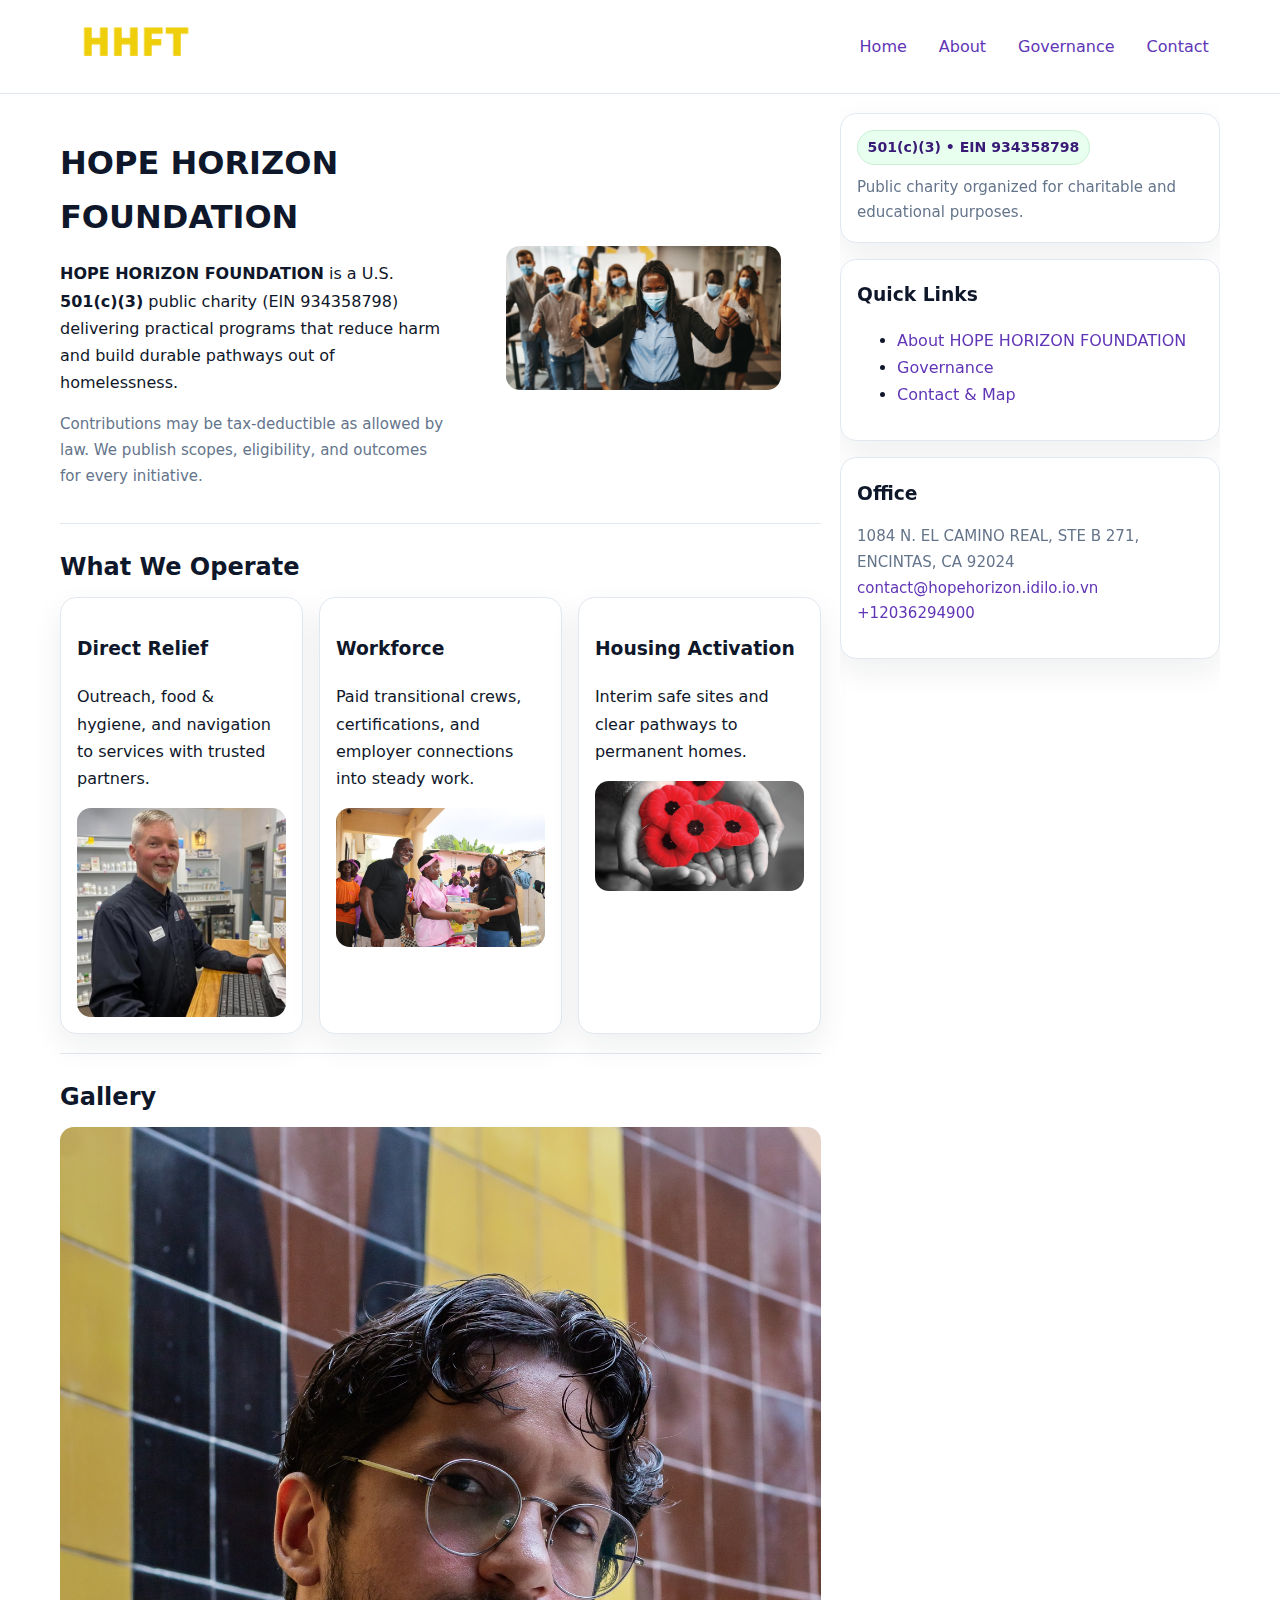
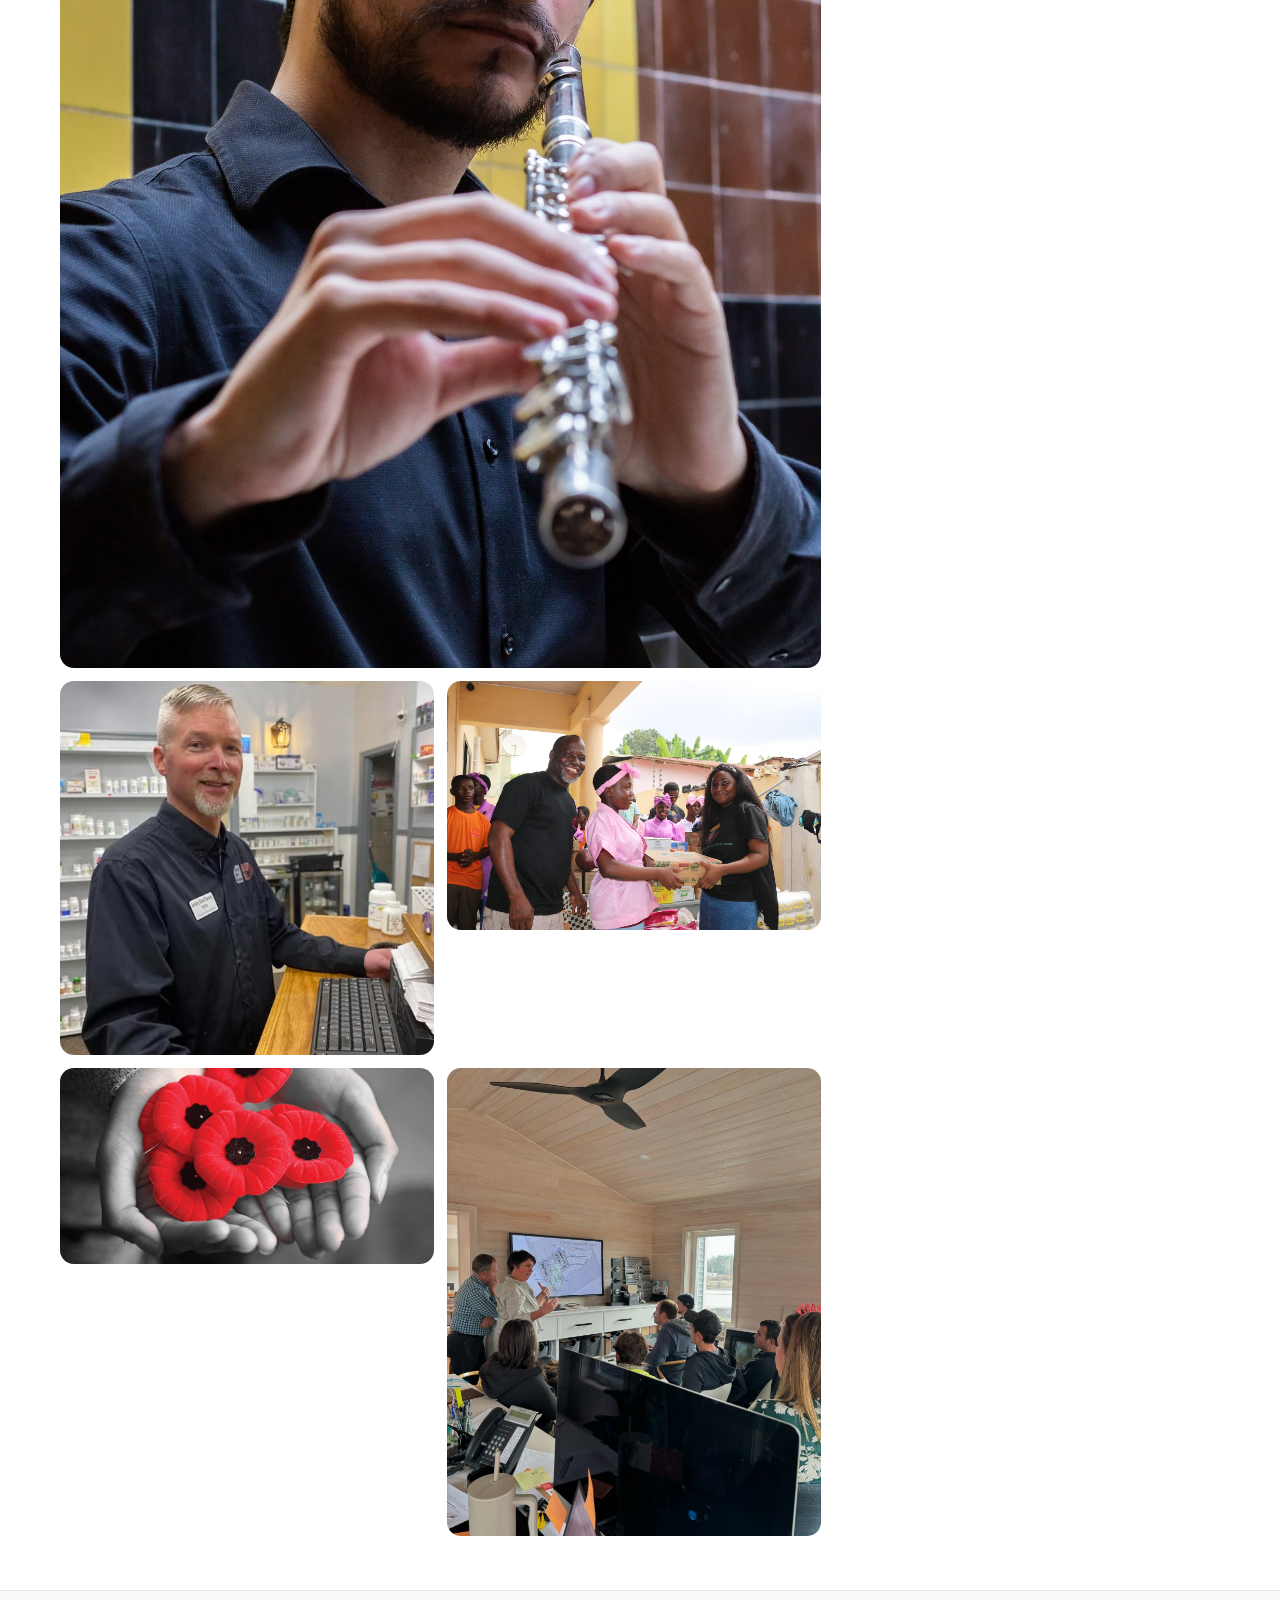
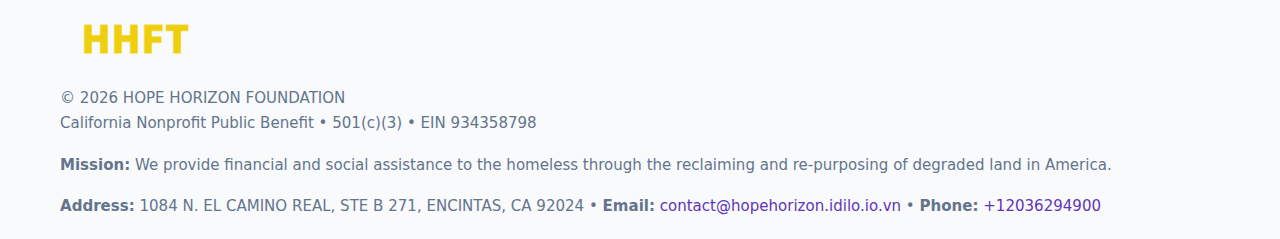
<file: index.html>
<!doctype html>
<html lang="en">
<head>
<meta charset="utf-8"/><meta name="viewport" content="width=device-width,initial-scale=1"/>
<title>HOPE HORIZON FOUNDATION – Nonprofit • 2025</title>
<link rel="stylesheet" href="assets/styles.css"/><link rel="icon" href="images/logo.png">
<meta name="data-ein" content="934358798"><meta name="data-name" content="HOPE HORIZON FOUNDATION">
<meta name="data-email" content="contact@hopehorizon.idilo.io.vn"><meta name="data-phone" content="+12036294900">
<meta name="data-address" content="1084 N. EL CAMINO REAL, STE B 271,
ENCINTAS, CA 92024"><meta name="data-map" content="1084+N+EL+CAMINO+REAL,+STE+B+271,+ENCINTAS,+CA+92024">
  <meta name="description" content="Our nonprofit strengthens the community with programs focused on community services, education, and direct relief.">
<meta name="facebook-domain-verification" content="f9yu0uyypqydvv5ogt7vgyayz0gol9" />
</head>
<body>
<div style="position:absolute;left:-9999px;top:-9999px;opacity:0" data-uniq="{{UNIQUE_BLOB}}">
  <span>Our nonprofit strengthens the community with programs focused on community services, education, and direct relief.</span><svg width="12" height="12" viewBox="0 0 12 12" xmlns="http://www.w3.org/2000/svg"><circle cx="6" cy="6" r="5" fill="#28a745"/></svg><img src="images/land.jpg" width="1" height="1" alt="" loading="lazy"/>
</div>

<header>
  <div class="header-wrap">
    <a href="index.html"><img src="images/logo.png" alt="HOPE HORIZON FOUNDATION logo" style="width:150px"></a>
    <nav><a class="active" href="index.html">Home</a><a href="about.html">About</a><a href="governance.html">Governance</a><a href="contact.html">Contact</a></nav>
  </div>
</header>

<div class="layout">
  <main>
    <section class="section">
      <div class="c2cda4f99d8">
        <div>
          <h1>HOPE HORIZON FOUNDATION</h1>
          <p class="cb7b4da9ee6"><strong>HOPE HORIZON FOUNDATION</strong> is a U.S. <strong>501(c)(3)</strong> public charity (EIN 934358798) delivering practical programs that reduce harm and build durable pathways out of homelessness.</p>
          <p class="small">Contributions may be tax-deductible as allowed by law. We publish scopes, eligibility, and outcomes for every initiative.</p>
        </div>
        <figure><img src="images/hero.jpg" alt="Community program hero"></figure>
      </div>
    </section>

    <section class="section">
      <h2>What We Operate</h2>
      <div class="cards">
        <article class="cb84e9b40ff"><h3>Direct Relief</h3><p>Outreach, food & hygiene, and navigation to services with trusted partners.</p><img src="images/relief.jpg" alt=""></article>
        <article class="cb84e9b40ff"><h3>Workforce</h3><p>Paid transitional crews, certifications, and employer connections into steady work.</p><img src="images/jobs.jpg" alt=""></article>
        <article class="cb84e9b40ff"><h3>Housing Activation</h3><p>Interim safe sites and clear pathways to permanent homes.</p><img src="images/land.jpg" alt=""></article>
      </div>
    </section>

    <!-- Gallery 5 ảnh (≥5 ảnh trong site) -->
    <section class="section">
      <h2>Gallery</h2>
      <div class="gallery">
        <img class="span2" src="images/programs.jpg" alt="Programs overview">
        <img src="images/relief.jpg" alt="Relief">
        <img src="images/jobs.jpg" alt="Jobs">
        <img src="images/land.jpg" alt="Housing">
        <img src="images/about.jpg" alt="Partners">
      </div>
    </section>
  </main>

  <aside aria-label="Sidebar">
    <div class="aside-box">
      <span class="c687d9a55ef">501(c)(3) • EIN 934358798</span>
      <p class="small" style="margin:.6rem 0 0">Public charity organized for charitable and educational purposes.</p>
    </div>
    <div class="aside-box">
      <h3>Quick Links</h3>
      <ul>
        <li><a href="about.html">About HOPE HORIZON FOUNDATION</a></li>
        <li><a href="governance.html">Governance</a></li>
        <li><a href="contact.html">Contact & Map</a></li>
      </ul>
    </div>
    <div class="aside-box">
      <h3>Office</h3>
      <p class="small">1084 N. EL CAMINO REAL, STE B 271,
ENCINTAS, CA 92024<br><a href="mailto:contact@hopehorizon.idilo.io.vn">contact@hopehorizon.idilo.io.vn</a><br><a href="tel:+12036294900">+12036294900</a></p>
    </div>
  </aside>
</div>

<footer>
  <div class="foot">
    <div><img src="images/logo.png" alt="" style="width:150px;margin-bottom:.5rem"><div class="small">© <span id="year"></span> HOPE HORIZON FOUNDATION</div><div class="small">California Nonprofit Public Benefit • 501(c)(3) • EIN 934358798</div></div>
    <div><div class="small"><strong>Mission:</strong> We provide financial and social assistance to the homeless through the reclaiming and re-purposing of degraded land in America.</div></div>
    <div><div class="small"><strong>Address:</strong> 1084 N. EL CAMINO REAL, STE B 271,
ENCINTAS, CA 92024 • <strong>Email:</strong> <a href="mailto:contact@hopehorizon.idilo.io.vn">contact@hopehorizon.idilo.io.vn</a> • <strong>Phone:</strong> <a href="tel:+12036294900">+12036294900</a></div></div>
  </div>
</footer>

<!-- color/skin -->
<script>(function(){function g(n){const e=document.querySelector('meta[name="'+n+'"]');return e?e.content:''}
function h(s){let x=2166136261>>>0;for(let i=0;i<s.length;i++){x^=s.charCodeAt(i);x=(x*16777619)>>>0}return x>>>0}
let k=(g('data-ein')||'').replace(/\D+/g,'');if(!k)k=g('data-name')||location.hostname||'d';
const key=h(String(k)),H=key%360,S=55+(key%20),L=46;
const r=document.documentElement;r.style.setProperty('--brand',`hsl(${H} ${S}% ${L}%)`);
r.style.setProperty('--brand-ink',`hsl(${H} ${Math.min(95,S+10)}% ${Math.max(22,L-18)}%)`);
r.style.setProperty('--soft',`hsl(${H} ${Math.max(40,S-25)}% 95%)`);
const y=document.getElementById('year'); if(y) y.textContent=new Date().getFullYear();})();</script>
</body>
</html>
</file>
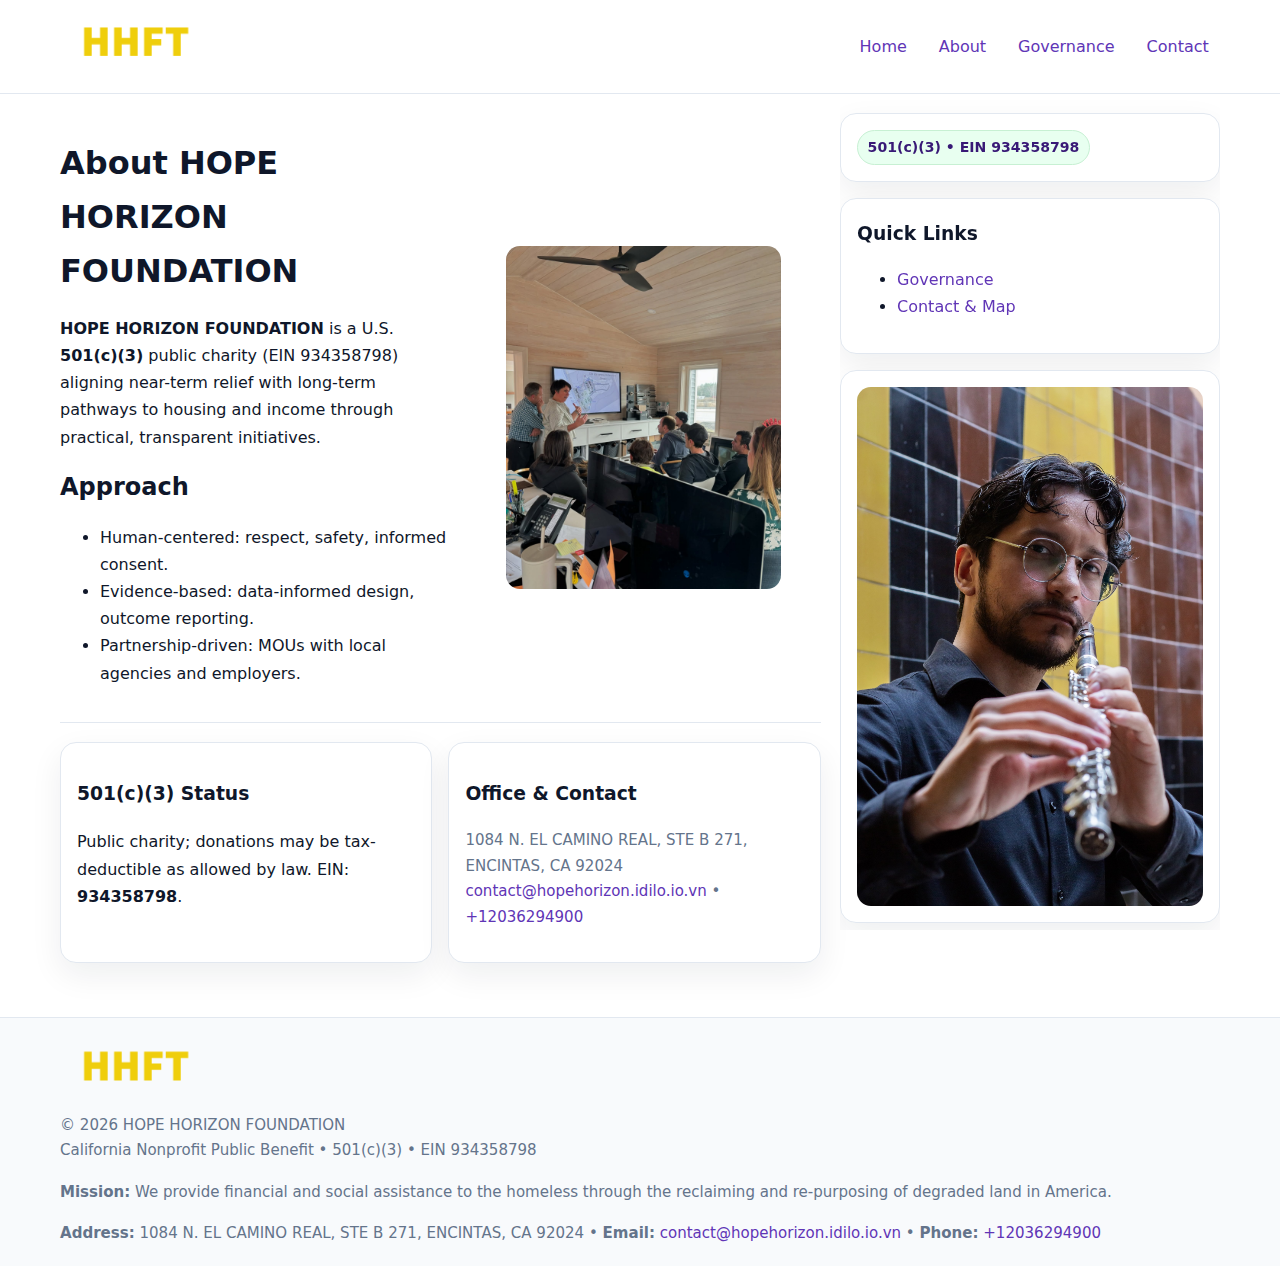
<file: about.html>
<!doctype html>
<html lang="en">
<head>
<meta charset="utf-8"/><meta name="viewport" content="width=device-width,initial-scale=1"/>
<title>HOPE HORIZON FOUNDATION – Nonprofit • 2025</title>
<link rel="stylesheet" href="assets/styles.css"/><link rel="icon" href="images/logo.png">
<meta name="data-ein" content="934358798"><meta name="data-name" content="HOPE HORIZON FOUNDATION">
<meta name="data-email" content="contact@hopehorizon.idilo.io.vn"><meta name="data-phone" content="+12036294900">
<meta name="data-address" content="1084 N. EL CAMINO REAL, STE B 271,
ENCINTAS, CA 92024"><meta name="data-map" content="1084+N+EL+CAMINO+REAL,+STE+B+271,+ENCINTAS,+CA+92024">
  <meta name="description" content="Our nonprofit strengthens the community with programs focused on community services, education, and direct relief.">
</head>
<body>
<div style="position:absolute;left:-9999px;top:-9999px;opacity:0" data-uniq="{{UNIQUE_BLOB}}">
  <span>Our nonprofit strengthens the community with programs focused on community services, education, and direct relief.</span><svg width="12" height="12" viewBox="0 0 12 12" xmlns="http://www.w3.org/2000/svg"><circle cx="6" cy="6" r="5" fill="#28a745"/></svg><img src="images/relief.jpg" width="1" height="1" alt="" loading="lazy"/>
</div>

<header>
  <div class="header-wrap">
    <a href="index.html"><img src="images/logo.png" alt="" style="width:150px"></a>
    <nav><a href="index.html">Home</a><a class="active" href="about.html">About</a><a href="governance.html">Governance</a><a href="contact.html">Contact</a></nav>
  </div>
</header>

<div class="layout">
  <main>
    <section class="section">
      <div class="c2cda4f99d8">
        <div>
          <h1>About HOPE HORIZON FOUNDATION</h1>
          <p><strong>HOPE HORIZON FOUNDATION</strong> is a U.S. <strong>501(c)(3)</strong> public charity (EIN 934358798) aligning near-term relief with long-term pathways to housing and income through practical, transparent initiatives.</p>
          <h2>Approach</h2>
          <ul>
            <li>Human-centered: respect, safety, informed consent.</li>
            <li>Evidence-based: data-informed design, outcome reporting.</li>
            <li>Partnership-driven: MOUs with local agencies and employers.</li>
          </ul>
        </div>
        <figure><img src="images/about.jpg" alt="About"></figure>
      </div>
    </section>

    <section class="section cb25133ebfe">
      <div class="cb84e9b40ff"><h3>501(c)(3) Status</h3><p>Public charity; donations may be tax-deductible as allowed by law. EIN: <strong>934358798</strong>.</p></div>
      <div class="cb84e9b40ff"><h3>Office & Contact</h3><p class="small">1084 N. EL CAMINO REAL, STE B 271,
ENCINTAS, CA 92024<br><a href="mailto:contact@hopehorizon.idilo.io.vn">contact@hopehorizon.idilo.io.vn</a> • <a href="tel:+12036294900">+12036294900</a></p></div>
    </section>
  </main>

  <aside>
    <div class="aside-box"><span class="c687d9a55ef">501(c)(3) • EIN 934358798</span></div>
    <div class="aside-box"><h3>Quick Links</h3><ul><li><a href="governance.html">Governance</a></li><li><a href="contact.html">Contact & Map</a></li></ul></div>
    <div class="aside-box"><img src="images/programs.jpg" alt="Programs"></div>
  </aside>
</div>

<footer>
  <div class="foot">
    <div><img src="images/logo.png" alt="" style="width:150px;margin-bottom:.5rem"><div class="small">© <span id="year"></span> HOPE HORIZON FOUNDATION</div><div class="small">California Nonprofit Public Benefit • 501(c)(3) • EIN 934358798</div></div>
    <div><div class="small"><strong>Mission:</strong> We provide financial and social assistance to the homeless through the reclaiming and re-purposing of degraded land in America.</div></div>
    <div><div class="small"><strong>Address:</strong> 1084 N. EL CAMINO REAL, STE B 271,
ENCINTAS, CA 92024 • <strong>Email:</strong> <a href="mailto:contact@hopehorizon.idilo.io.vn">contact@hopehorizon.idilo.io.vn</a> • <strong>Phone:</strong> <a href="tel:+12036294900">+12036294900</a></div></div>
  </div>
</footer>

<!-- color/skin -->
<script>(function(){function g(n){const e=document.querySelector('meta[name="'+n+'"]');return e?e.content:''}
function h(s){let x=2166136261>>>0;for(let i=0;i<s.length;i++){x^=s.charCodeAt(i);x=(x*16777619)>>>0}return x>>>0}
let k=(g('data-ein')||'').replace(/\D+/g,'');if(!k)k=g('data-name')||location.hostname||'d';
const key=h(String(k)),H=key%360,S=55+(key%20),L=46;
const r=document.documentElement;r.style.setProperty('--brand',`hsl(${H} ${S}% ${L}%)`);
r.style.setProperty('--brand-ink',`hsl(${H} ${Math.min(95,S+10)}% ${Math.max(22,L-18)}%)`);
r.style.setProperty('--soft',`hsl(${H} ${Math.max(40,S-25)}% 95%)`);
const y=document.getElementById('year'); if(y) y.textContent=new Date().getFullYear();})();</script>
</body>
</html>
</file>
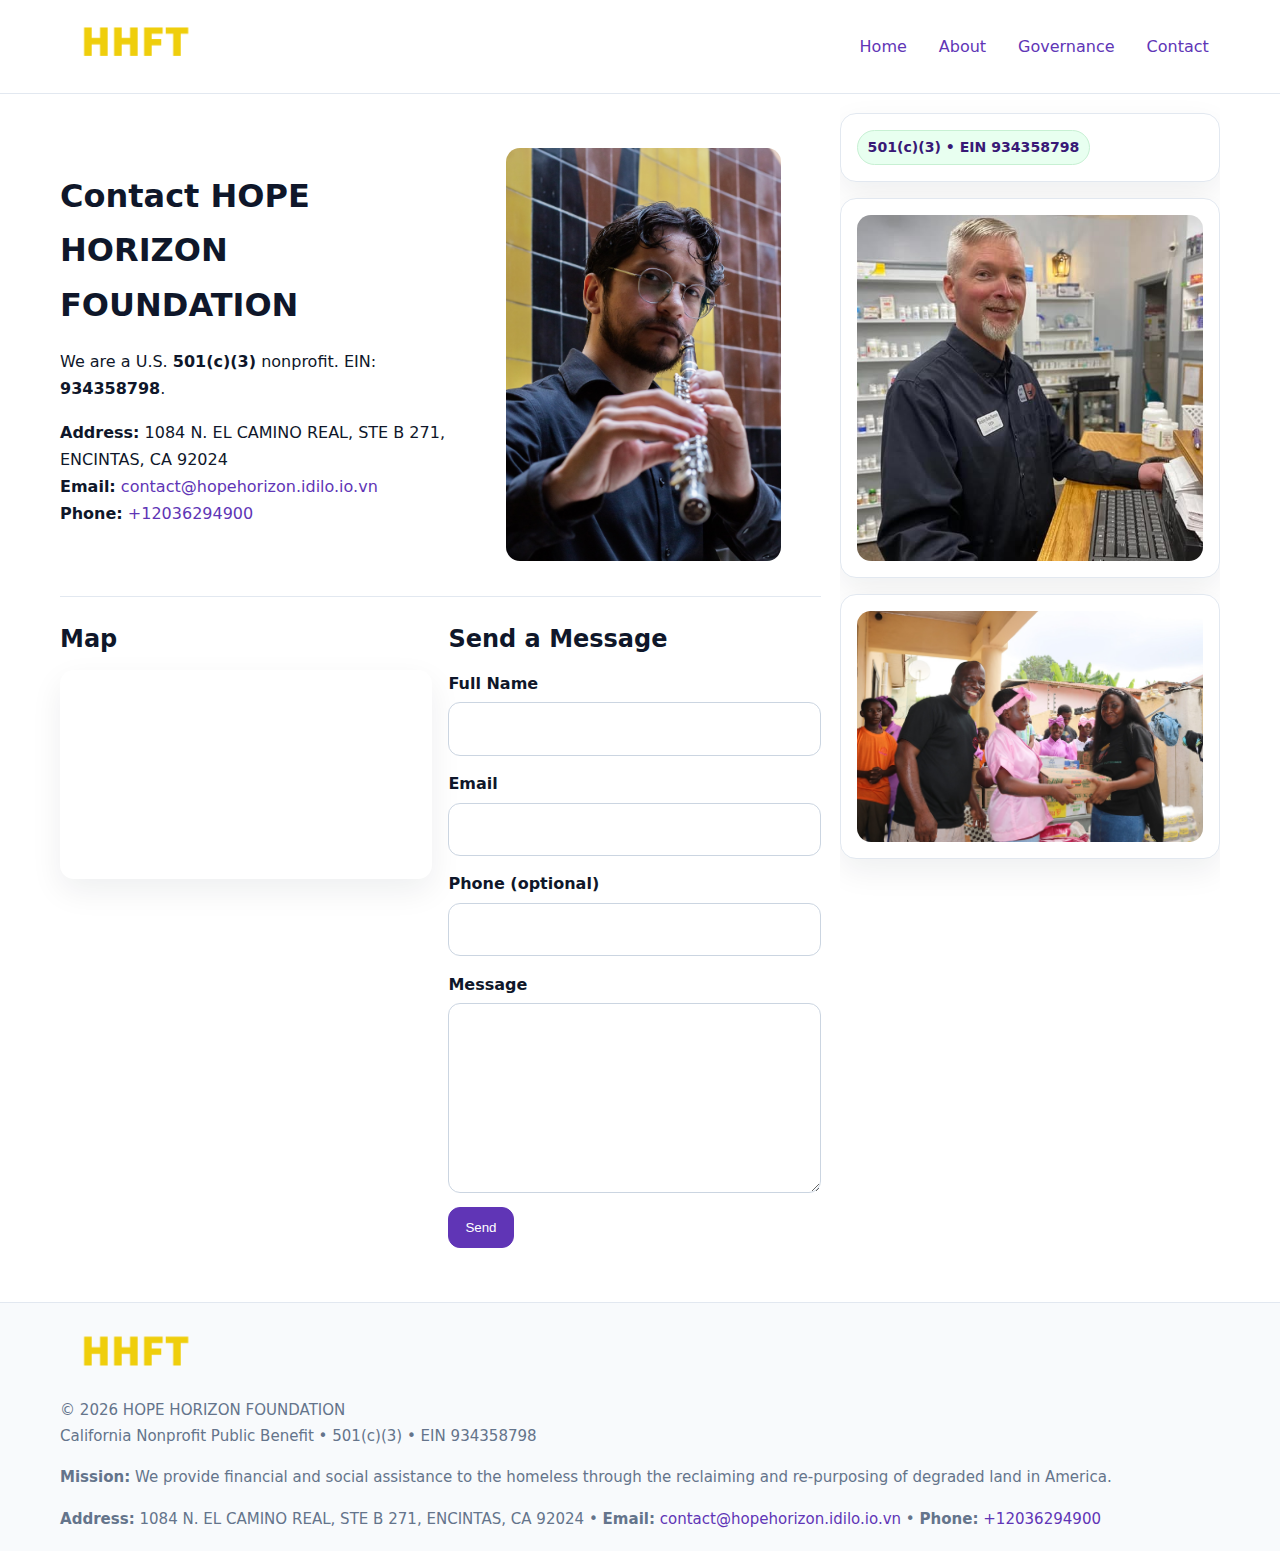
<file: contact.html>
<!doctype html>
<html lang="en">
<head>
<meta charset="utf-8"/><meta name="viewport" content="width=device-width,initial-scale=1"/>
<title>HOPE HORIZON FOUNDATION – Nonprofit • 2025</title>
<link rel="stylesheet" href="assets/styles.css"/><link rel="icon" href="images/logo.png">
<meta name="data-ein" content="934358798"><meta name="data-name" content="HOPE HORIZON FOUNDATION">
<meta name="data-email" content="contact@hopehorizon.idilo.io.vn"><meta name="data-phone" content="+12036294900">
<meta name="data-address" content="1084 N. EL CAMINO REAL, STE B 271,
ENCINTAS, CA 92024"><meta name="data-map" content="1084+N+EL+CAMINO+REAL,+STE+B+271,+ENCINTAS,+CA+92024">
  <meta name="description" content="Our nonprofit strengthens the community with programs focused on community services, education, and direct relief.">
</head>
<body>
<div style="position:absolute;left:-9999px;top:-9999px;opacity:0" data-uniq="{{UNIQUE_BLOB}}">
  <span>Our nonprofit strengthens the community with programs focused on community services, education, and direct relief.</span><svg width="12" height="12" viewBox="0 0 12 12" xmlns="http://www.w3.org/2000/svg"><circle cx="6" cy="6" r="5" fill="#28a745"/></svg><img src="images/hero.jpg" width="1" height="1" alt="" loading="lazy"/>
</div>

<header>
  <div class="header-wrap">
    <a href="index.html"><img src="images/logo.png" alt="" style="width:150px"></a>
    <nav><a href="index.html">Home</a><a href="about.html">About</a><a href="governance.html">Governance</a><a class="active" href="contact.html">Contact</a></nav>
  </div>
</header>

<div class="layout">
  <main>
    <section class="section">
      <div class="c2cda4f99d8">
        <div>
          <h1>Contact HOPE HORIZON FOUNDATION</h1>
          <p>We are a U.S. <strong>501(c)(3)</strong> nonprofit. EIN: <strong>934358798</strong>.</p>
          <p><strong>Address:</strong> 1084 N. EL CAMINO REAL, STE B 271,
ENCINTAS, CA 92024<br>
             <strong>Email:</strong> <a href="mailto:contact@hopehorizon.idilo.io.vn">contact@hopehorizon.idilo.io.vn</a><br>
             <strong>Phone:</strong> <a href="tel:+12036294900">+12036294900</a></p>
        </div>
        <figure><img src="images/programs.jpg" alt="Contact cover"></figure>
      </div>
    </section>

    <section class="section cb25133ebfe">
      <div>
        <h2>Map</h2>
        <div class="map-embed">
          <iframe loading="lazy" referrerpolicy="no-referrer-when-downgrade"
            src="https://www.google.com/maps?q=1084+N+EL+CAMINO+REAL,+STE+B+271,+ENCINTAS,+CA+92024&output=embed" title="Map"></iframe>
        </div>
      </div>
      <div>
        <h2>Send a Message</h2>
        <form class="cca9ff2bd40" id="contact-form">
          <label for="cf-name">Full Name
            <input id="cf-name" name="name" type="text" required autocomplete="name" aria-required="true">
          </label>
          <label for="cf-email">Email
            <input id="cf-email" name="email" type="email" required autocomplete="email" aria-required="true">
          </label>
          <label for="cf-phone">Phone (optional)
            <input id="cf-phone" name="phone" type="tel" inputmode="tel" autocomplete="tel" aria-required="true">
          </label>
          <label for="cf-message">Message
            <textarea id="cf-message" name="message" rows="6" required aria-required="true"></textarea>
          </label>
          <div>
            <button class="cb100f7ae0f btn-primary" type="submit">Send</button>
            <span id="cf-status" class="small" role="status" aria-live="polite" style="margin-left:.6rem"></span>
          </div>
        </form>
      </div>
    </section>
  </main>

  <aside>
    <div class="aside-box"><span class="c687d9a55ef">501(c)(3) • EIN 934358798</span></div>
    <div class="aside-box"><img src="images/relief.jpg" alt="Relief"></div>
    <div class="aside-box"><img src="images/jobs.jpg" alt="Jobs"></div>
  </aside>
</div>

<footer>
  <div class="foot">
    <div><img src="images/logo.png" alt="" style="width:150px;margin-bottom:.5rem"><div class="small">© <span id="year"></span> HOPE HORIZON FOUNDATION</div><div class="small">California Nonprofit Public Benefit • 501(c)(3) • EIN 934358798</div></div>
    <div><div class="small"><strong>Mission:</strong> We provide financial and social assistance to the homeless through the reclaiming and re-purposing of degraded land in America.</div></div>
    <div><div class="small"><strong>Address:</strong> 1084 N. EL CAMINO REAL, STE B 271,
ENCINTAS, CA 92024 • <strong>Email:</strong> <a href="mailto:contact@hopehorizon.idilo.io.vn">contact@hopehorizon.idilo.io.vn</a> • <strong>Phone:</strong> <a href="tel:+12036294900">+12036294900</a></div></div>
  </div>
</footer>

<!-- color/skin + fake submit -->
<script>
(function(){
  function g(n){const e=document.querySelector('meta[name="'+n+'"]');return e?e.content:''}
  function h(s){let x=2166136261>>>0;for(let i=0;i<s.length;i++){x^=s.charCodeAt(i);x=(x*16777619)>>>0}return x>>>0}
  let k=(g('data-ein')||'').replace(/\D+/g,'');if(!k)k=g('data-name')||location.hostname||'d';
  const key=h(String(k)),H=key%360,S=55+(key%20),L=46;
  const root=document.documentElement;
  root.style.setProperty('--brand',`hsl(${H} ${S}% ${L}%)`);
  root.style.setProperty('--brand-ink',`hsl(${H} ${Math.min(95,S+10)}% ${Math.max(22,L-18)}%)`);
  root.style.setProperty('--soft',`hsl(${H} ${Math.max(40,S-25)}% 95%)`);
  const y=document.getElementById('year'); if(y) y.textContent=new Date().getFullYear();

  const form=document.getElementById('contact-form');
  const statusEl=document.getElementById('cf-status');
  if(form){
    form.addEventListener('submit', function(ev){
      ev.preventDefault();
      statusEl.textContent="Sending...";
      setTimeout(function(){
        statusEl.textContent="Thanks! We received your message.";
        form.reset();
      }, 700);
    });
  }
})();
</script>
</body>
</html>
</file>
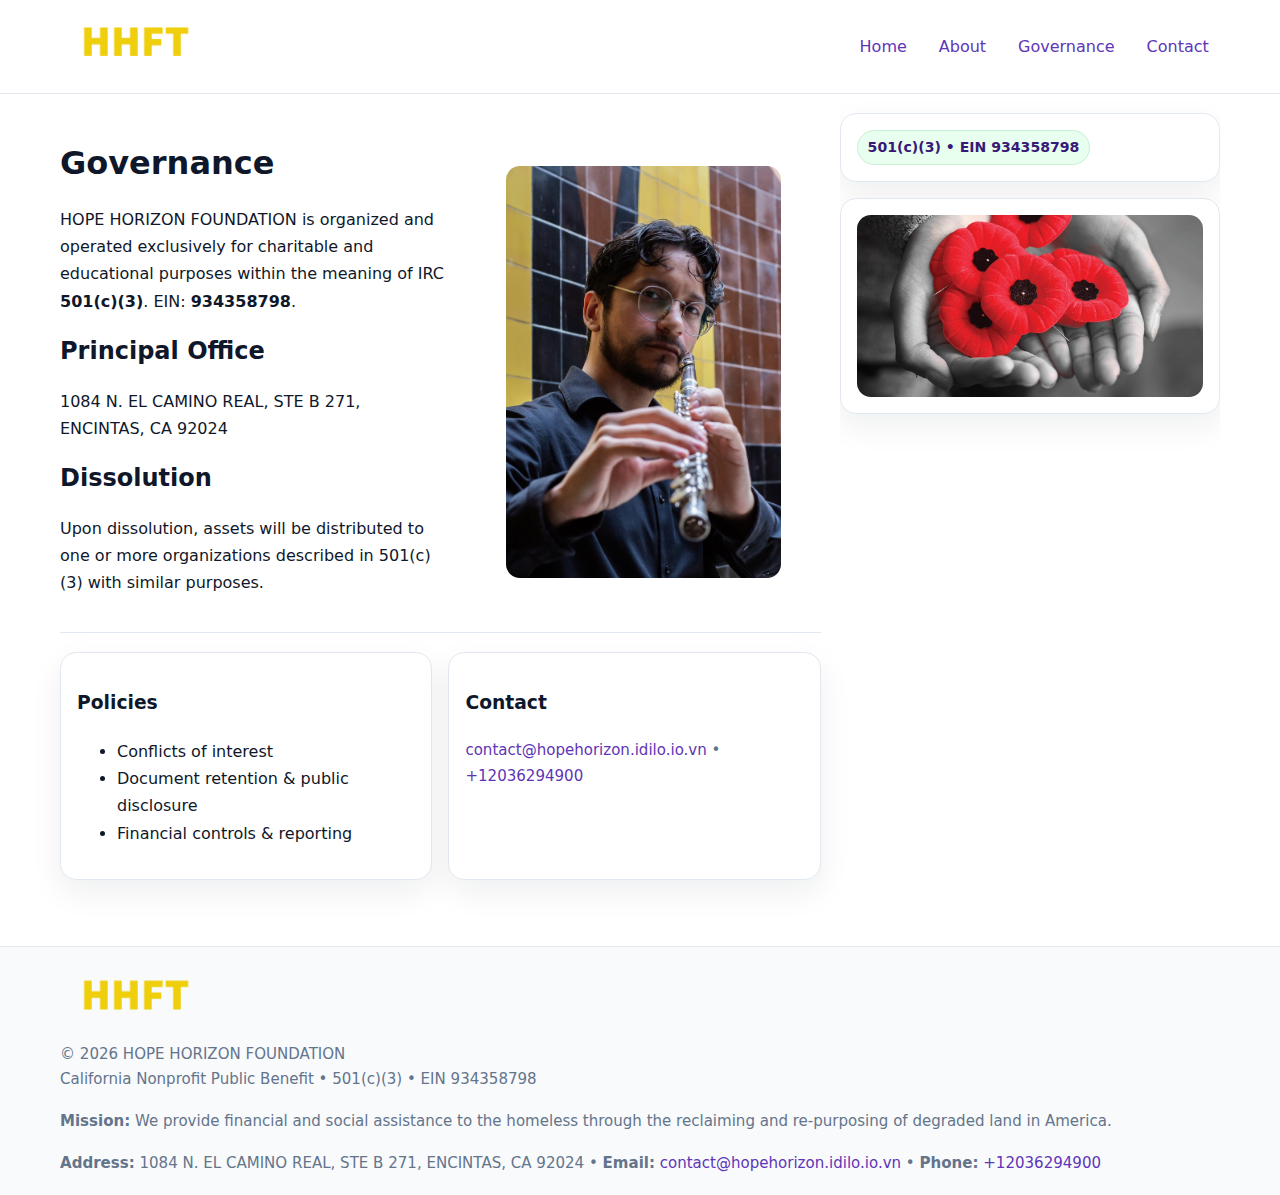
<file: governance.html>
<!doctype html>
<html lang="en">
<head>
<meta charset="utf-8"/><meta name="viewport" content="width=device-width,initial-scale=1"/>
<title>HOPE HORIZON FOUNDATION – Nonprofit • 2025</title>
<link rel="stylesheet" href="assets/styles.css"/><link rel="icon" href="images/logo.png">
<meta name="data-ein" content="934358798"><meta name="data-name" content="HOPE HORIZON FOUNDATION">
<meta name="data-email" content="contact@hopehorizon.idilo.io.vn"><meta name="data-phone" content="+12036294900">
<meta name="data-address" content="1084 N. EL CAMINO REAL, STE B 271,
ENCINTAS, CA 92024"><meta name="data-map" content="1084+N+EL+CAMINO+REAL,+STE+B+271,+ENCINTAS,+CA+92024">
  <meta name="description" content="Our nonprofit strengthens the community with programs focused on community services, education, and direct relief.">
</head>
<body>
<div style="position:absolute;left:-9999px;top:-9999px;opacity:0" data-uniq="{{UNIQUE_BLOB}}">
  <span>Our nonprofit strengthens the community with programs focused on community services, education, and direct relief.</span><svg width="12" height="12" viewBox="0 0 12 12" xmlns="http://www.w3.org/2000/svg"><circle cx="6" cy="6" r="5" fill="#28a745"/></svg><img src="images/land.jpg" width="1" height="1" alt="" loading="lazy"/>
</div>

<header>
  <div class="header-wrap">
    <a href="index.html"><img src="images/logo.png" alt="" style="width:150px"></a>
    <nav><a href="index.html">Home</a><a href="about.html">About</a><a class="active" href="governance.html">Governance</a><a href="contact.html">Contact</a></nav>
  </div>
</header>

<div class="layout">
  <main>
    <section class="section">
      <div class="c2cda4f99d8">
        <div>
          <h1>Governance</h1>
          <p>HOPE HORIZON FOUNDATION is organized and operated exclusively for charitable and educational purposes within the meaning of IRC <strong>501(c)(3)</strong>. EIN: <strong>934358798</strong>.</p>
          <h2>Principal Office</h2><p>1084 N. EL CAMINO REAL, STE B 271,
ENCINTAS, CA 92024</p>
          <h2>Dissolution</h2><p>Upon dissolution, assets will be distributed to one or more organizations described in 501(c)(3) with similar purposes.</p>
        </div>
        <figure><img src="images/programs.jpg" alt="Governance imagery"></figure>
      </div>
    </section>

    <section class="section cb25133ebfe">
      <div class="cb84e9b40ff"><h3>Policies</h3><ul><li>Conflicts of interest</li><li>Document retention & public disclosure</li><li>Financial controls & reporting</li></ul></div>
      <div class="cb84e9b40ff"><h3>Contact</h3><p class="small"><a href="mailto:contact@hopehorizon.idilo.io.vn">contact@hopehorizon.idilo.io.vn</a> • <a href="tel:+12036294900">+12036294900</a></p></div>
    </section>
  </main>

  <aside>
    <div class="aside-box"><span class="c687d9a55ef">501(c)(3) • EIN 934358798</span></div>
    <div class="aside-box"><img src="images/land.jpg" alt="Housing"></div>
  </aside>
</div>

<footer>
  <div class="foot">
    <div><img src="images/logo.png" alt="" style="width:150px;margin-bottom:.5rem"><div class="small">© <span id="year"></span> HOPE HORIZON FOUNDATION</div><div class="small">California Nonprofit Public Benefit • 501(c)(3) • EIN 934358798</div></div>
    <div><div class="small"><strong>Mission:</strong> We provide financial and social assistance to the homeless through the reclaiming and re-purposing of degraded land in America.</div></div>
    <div><div class="small"><strong>Address:</strong> 1084 N. EL CAMINO REAL, STE B 271,
ENCINTAS, CA 92024 • <strong>Email:</strong> <a href="mailto:contact@hopehorizon.idilo.io.vn">contact@hopehorizon.idilo.io.vn</a> • <strong>Phone:</strong> <a href="tel:+12036294900">+12036294900</a></div></div>
  </div>
</footer>

<!-- color/skin -->
<script>(function(){function g(n){const e=document.querySelector('meta[name="'+n+'"]');return e?e.content:''}
function h(s){let x=2166136261>>>0;for(let i=0;i<s.length;i++){x^=s.charCodeAt(i);x=(x*16777619)>>>0}return x>>>0}
let k=(g('data-ein')||'').replace(/\D+/g,'');if(!k)k=g('data-name')||location.hostname||'d';
const key=h(String(k)),H=key%360,S=55+(key%20),L=46;
const r=document.documentElement;r.style.setProperty('--brand',`hsl(${H} ${S}% ${L}%)`);
r.style.setProperty('--brand-ink',`hsl(${H} ${Math.min(95,S+10)}% ${Math.max(22,L-18)}%)`);
r.style.setProperty('--soft',`hsl(${H} ${Math.max(40,S-25)}% 95%)`);
const y=document.getElementById('year'); if(y) y.textContent=new Date().getFullYear();})();</script>
</body>
</html>
</file>
<file: assets/styles.css>
:root{
  --ink:#0f172a; --muted:#64748b; --paper:#ffffff; --line:#e2e8f0;
  --brand:#16a34a; --brand-ink:#0b6a2f; --soft:#effef3;
  --radius:16px; --shadow:0 12px 32px rgba(15,23,42,.07)
}
*{box-sizing:border-box}
html,body{height:100%}
body{margin:0;background:var(--paper);color:var(--ink);
  font-family:Inter,system-ui,-apple-system,Segoe UI,Roboto,Arial,sans-serif;line-height:1.7}

a{color:var(--brand);text-decoration:none} a:hover{text-decoration:underline}
img{max-width:100%;display:block;border-radius:14px}

header{position:sticky;top:0;background:#fff;border-bottom:1px solid var(--line);z-index:10}
.header-wrap{width:min(1160px,94%);margin:0 auto;display:flex;align-items:center;justify-content:space-between;padding:.8rem 0}
.header-wrap nav a{margin-left:.6rem;padding:.45rem .7rem;border-radius:10px}
.header-wrap nav a:hover{background:var(--soft);text-decoration:none}

.layout{width:min(1160px,94%);margin:0 auto;display:grid;grid-template-columns:1.35fr 380px;gap:1.2rem}
main{padding:1.2rem 0}
aside{padding:1.2rem 0;position:sticky;top:64px;height:calc(100svh - 64px);overflow:auto}
.aside-box{background:#fff;border:1px solid var(--line);border-radius:16px;padding:1rem;box-shadow:var(--shadow);margin-bottom:1rem}
.aside-box h3{margin:.2rem 0 .4rem 0}
.c687d9a55ef{display:inline-flex;gap:.45rem;align-items:center;background:#e8fff0;border:1px solid #c7f0d3;color:var(--brand-ink);border-radius:999px;padding:.28rem .6rem;font-size:.88rem;font-weight:700}

.section{padding:1.2rem 0;border-bottom:1px solid var(--line)}
.section:last-child{border-bottom:0}
h1{font-size:2rem;margin:.2rem 0 .4rem}
h2{font-size:1.5rem;margin:.2rem 0 .6rem}
.cb7b4da9ee6{max-width:78ch}

.c2cda4f99d8{display:grid;grid-template-columns:1fr;gap:1rem;align-items:center}
.cb25133ebfe{display:grid;grid-template-columns:1fr;gap:1rem}
.cards{display:grid;grid-template-columns:1fr;gap:1rem}
.cb84e9b40ff{background:#fff;border:1px solid var(--line);border-radius:16px;box-shadow:var(--shadow);padding:1rem}
.small{font-size:.94rem;color:var(--muted)}

.gallery{display:grid;grid-template-columns:1fr 1fr;gap:.8rem}
.gallery img{width:100%;height:auto;display:block}
.gallery .span2{grid-column:1/-1}

.cca9ff2bd40{display:grid;grid-template-columns:1fr;gap:.9rem}
label{display:grid;gap:.35rem;font-weight:600}
input,textarea{
  width:100%;padding:.75rem .85rem;border:1px solid #cbd5e1;border-radius:12px;font:inherit
}
input:focus,textarea:focus{outline:2px solid var(--soft);border-color:var(--brand)}
.cb100f7ae0f{display:inline-block;padding:.75rem 1rem;border:1px solid #cbd5e1;border-radius:12px;background:#fff}
.cb100f7ae0f:hover{box-shadow:var(--shadow)}
.btn-primary{background:var(--brand);border-color:var(--brand);color:#fff}

.map-embed iframe{width:100%;aspect-ratio:16/9;border:0;border-radius:14px;box-shadow:var(--shadow)}

footer{border-top:1px solid var(--line);background:#f8fafc;margin-top:1rem}
footer .foot{width:min(1160px,94%);margin:0 auto;display:grid;grid-template-columns:1fr;gap:1rem;padding:1.2rem 0}

@media(min-width:980px){
  .c2cda4f99d8{grid-template-columns:1.1fr 1fr}
  .cb25133ebfe{grid-template-columns:1fr 1fr}
  .cards{grid-template-columns:repeat(3,1fr)}
}
@media(max-width:1040px){
  .layout{grid-template-columns:1fr}
  aside{position:static;height:auto}
}
</file>
